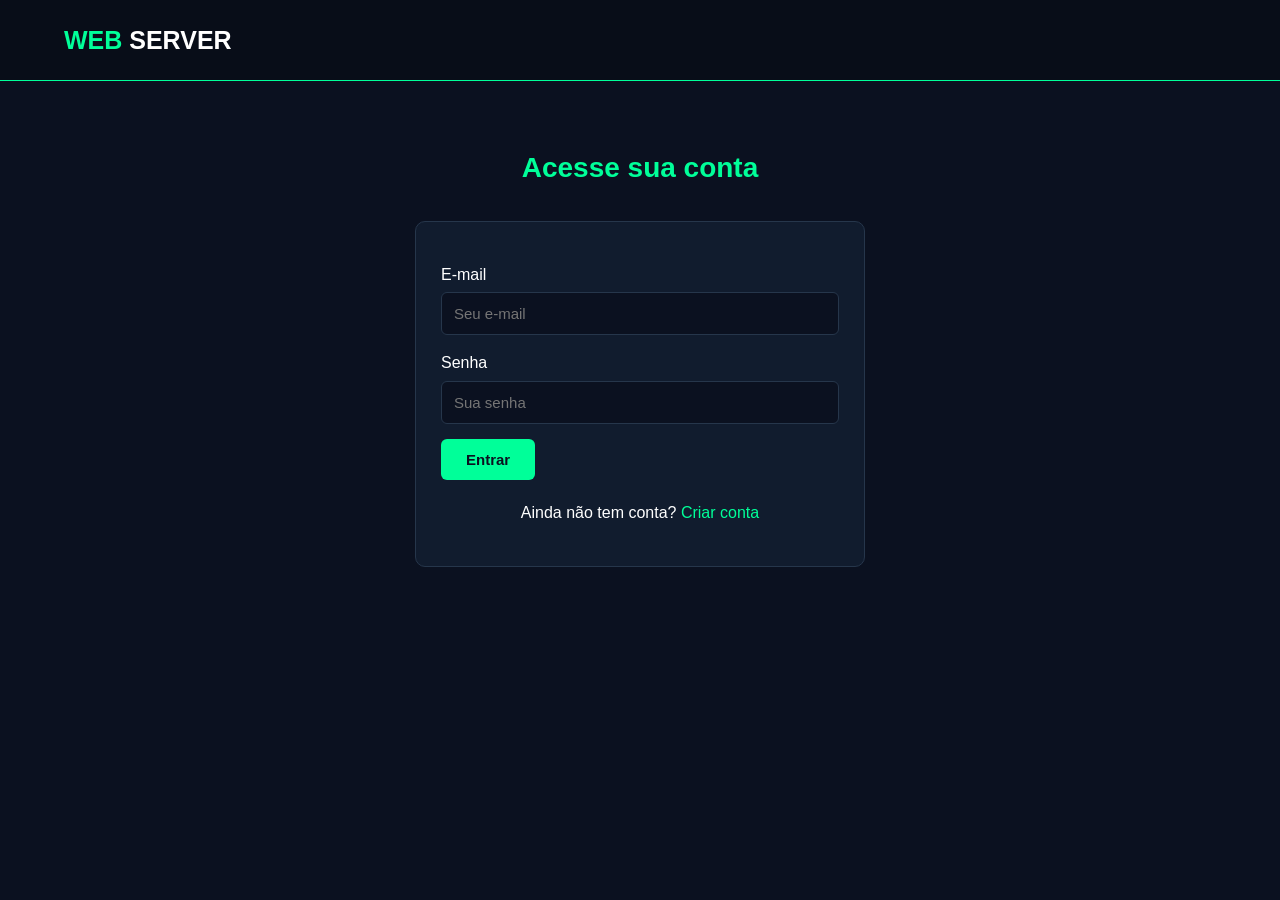
<file: index.html>
<!DOCTYPE html>
<html lang="pt-BR">

<head>
    <meta charset="UTF-8">
    <meta name="viewport" content="width=device-width, initial-scale=1.0">

    <title>WEB SERVER - Acesso</title>

    <meta http-equiv="refresh" content="0; url=login.html">

    <script>
        window.location.replace("./login.html");
    </script>
</head>

<body>
    <p>
        Redirecionando para a página de login...
        <a href="./login.html">Clique aqui se não for redirecionado.</a>
    </p>
</body>

</html>
</file>
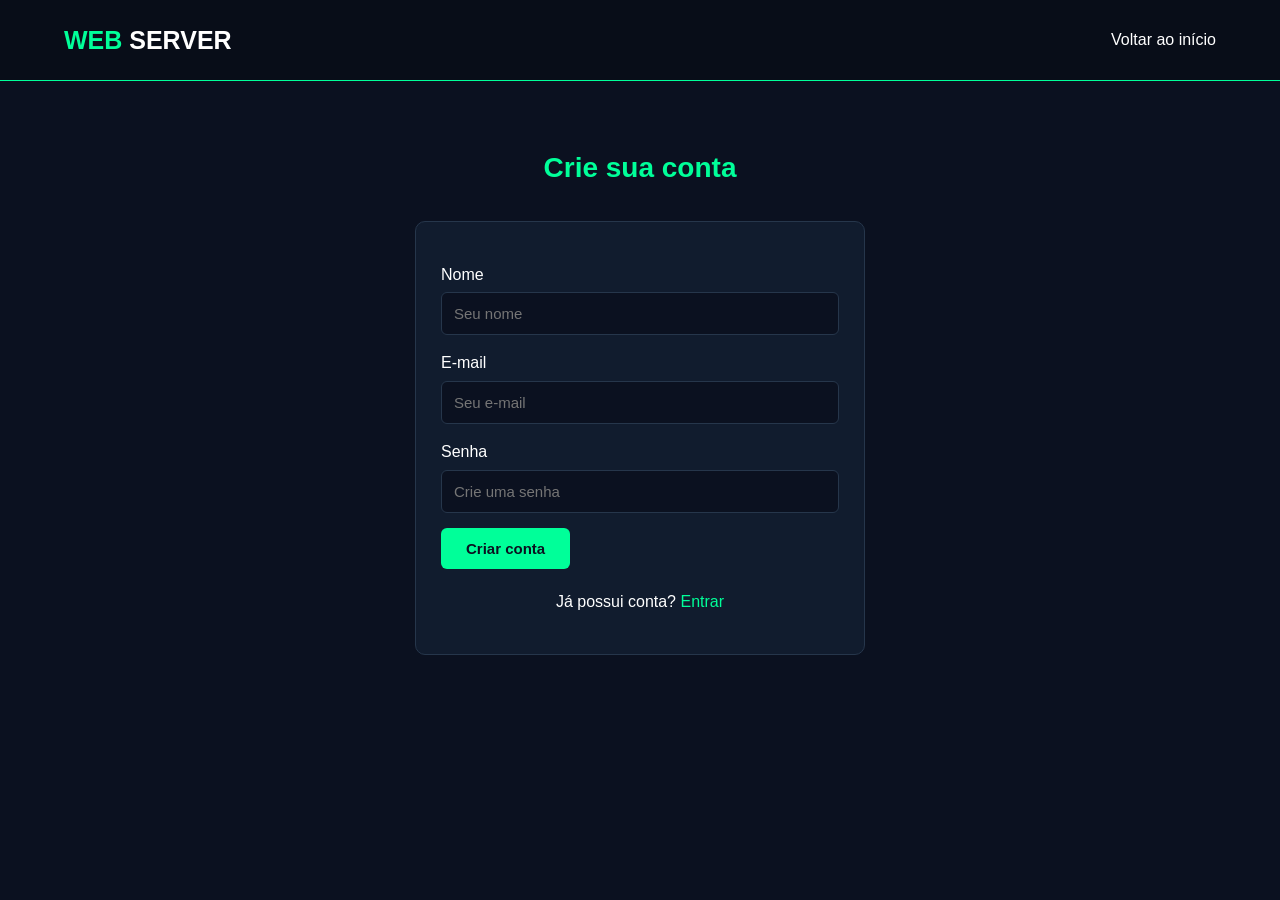
<file: cadastro.html>
<!DOCTYPE html>
<html lang="pt-BR">
<head>
    <meta charset="UTF-8">
    <meta name="viewport" content="width=device-width, initial-scale=1.0">

    <title>Cadastro - Meu Servidor Web</title>

    <link rel="stylesheet" href="style.css">
</head>

<body>

    <header class="cabecalho">
        <div class="container navegacao">
            <a href="index.html" class="logo">
                <span>WEB</span> SERVER
            </a>
            <nav>
                <a href="index.html">Voltar ao início</a>
            </nav>
        </div>
    </header>

    <main class="secao">
        <div class="container">

            <h2>Crie sua conta</h2>

            <form id="formCadastro" class="cartao"
                  style="max-width:450px;margin:30px auto;">

                <label for="nome">Nome</label>
                <input type="text" id="nome"
                       placeholder="Seu nome" required>

                <label for="email">E-mail</label>
                <input type="email" id="email"
                       placeholder="Seu e-mail" required>

                <label for="senha">Senha</label>
                <input type="password" id="senha"
                       placeholder="Crie uma senha" minlength="8"
                       required>

                <button type="submit">
                    Criar conta
                </button>

                <p style="margin-top:20px;">
                    Já possui conta?
                    <a href="login.html">Entrar</a>
                </p>

                <p id="mensagem"></p>

            </form>
        </div>
    </main>

    <script src="auth.js"></script>

</body>
</html>
</file>
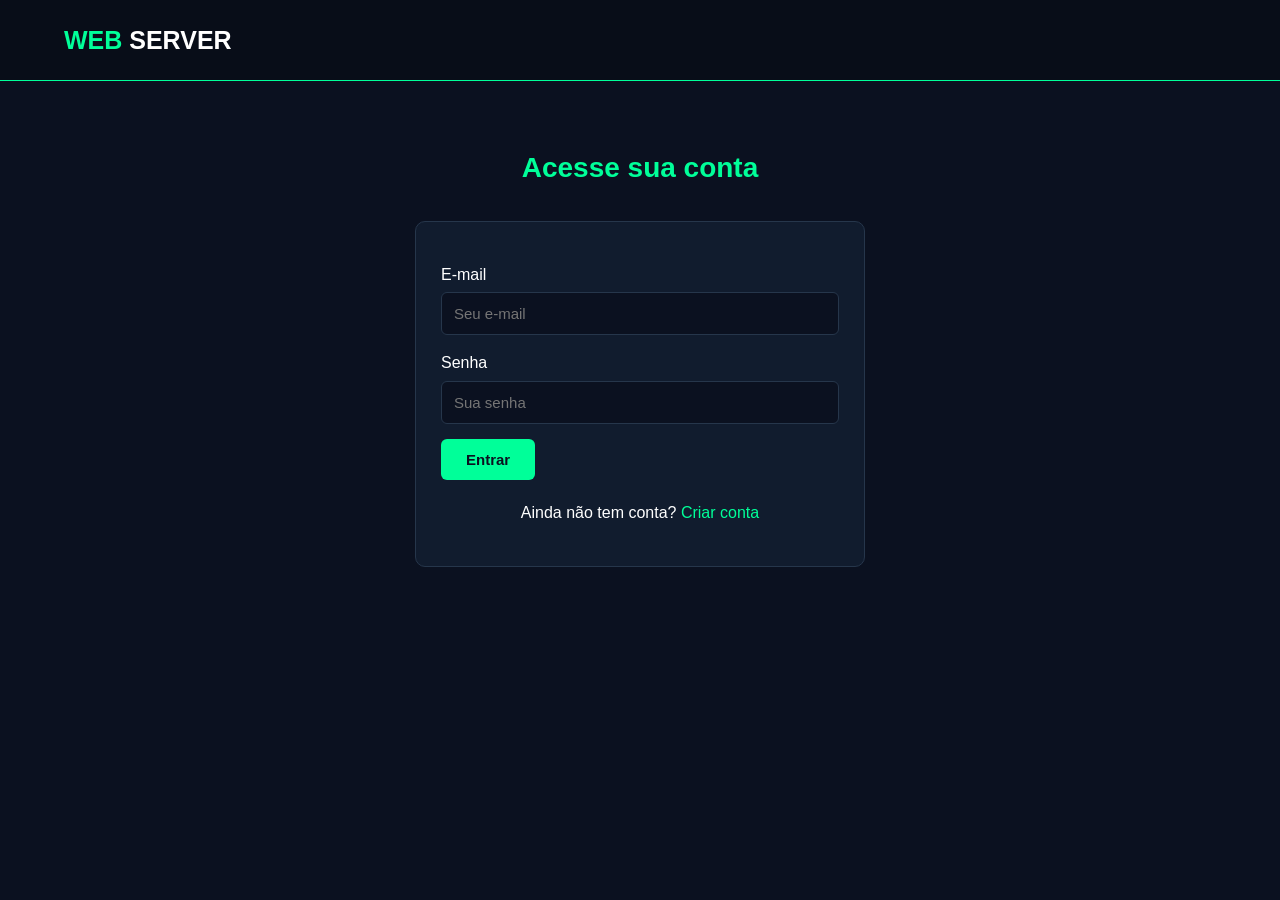
<file: login.html>
<!DOCTYPE html>
<html lang="pt-BR">

<head>
    <meta charset="UTF-8">
    <meta name="viewport" content="width=device-width, initial-scale=1.0">

    <title>WEB SERVER - Login</title>

    <link rel="stylesheet" href="style.css">
</head>

<body>

    <header class="cabecalho">
        <div class="container navegacao">

            <a href="index.html" class="logo">
                <span>WEB</span> SERVER
            </a>

        </div>
    </header>

    <main class="secao">

        <div class="container">

            <h2>Acesse sua conta</h2>

            <form id="formLogin" class="cartao"
                  style="max-width:450px; margin:30px auto;">

                <label for="email">E-mail</label>

                <input
                    type="email"
                    id="email"
                    placeholder="Seu e-mail"
                    required
                >

                <label for="senha">Senha</label>

                <input
                    type="password"
                    id="senha"
                    placeholder="Sua senha"
                    required
                >

                <button type="submit">
                    Entrar
                </button>

                <p style="margin-top:20px;">
                    Ainda não tem conta?
                    <a href="cadastro.html">Criar conta</a>
                </p>

                <p id="mensagem"></p>

            </form>

        </div>

    </main>

    <script src="auth.js"></script>

</body>
</html>
</file>
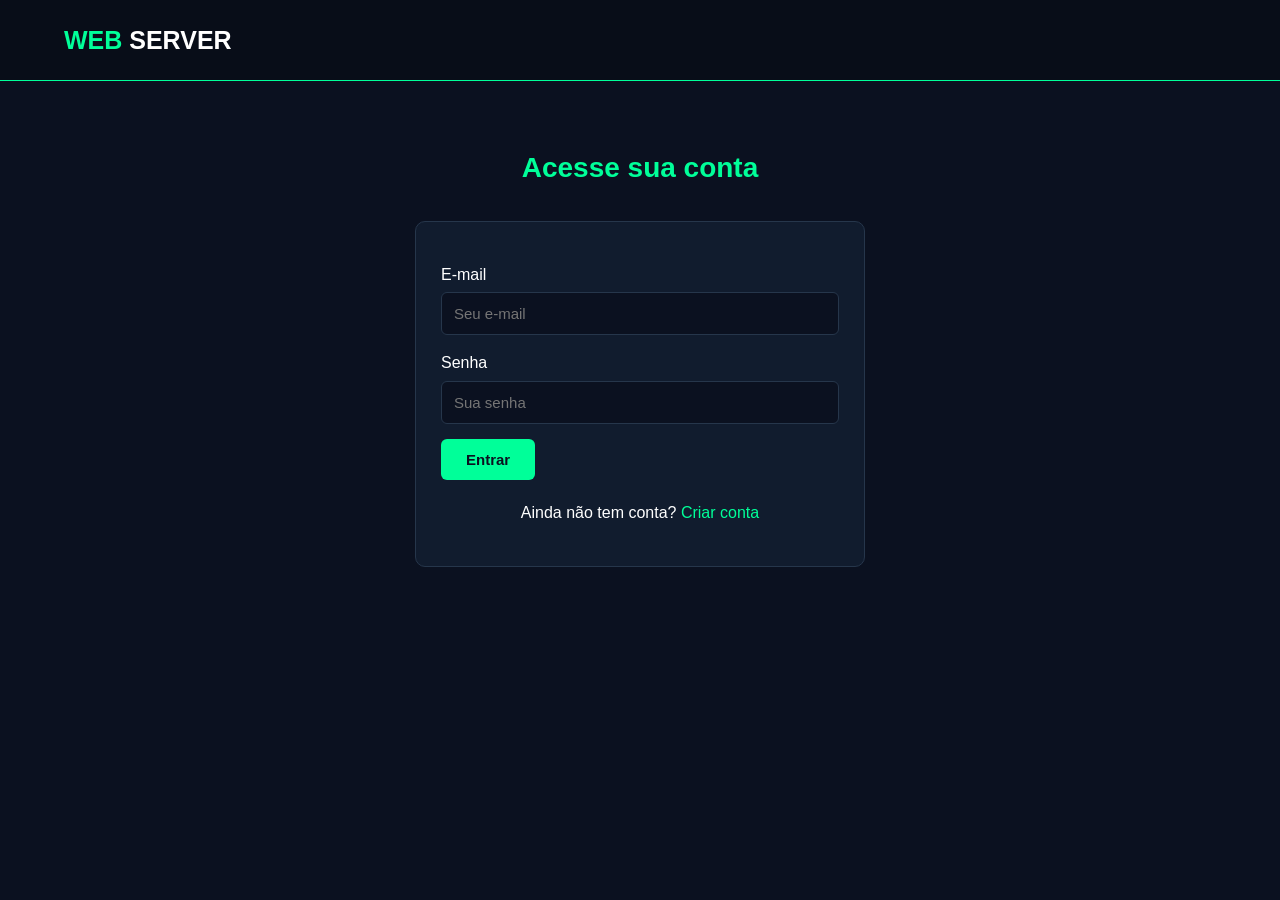
<file: painel.html>
<!DOCTYPE html>
<html lang="pt-BR">

<head>
    <meta charset="UTF-8">
    <meta name="viewport" content="width=device-width, initial-scale=1.0">
    <title>WEB SERVER - Painel de Controle</title>
    <link rel="stylesheet" href="style.css">
</head>

<body>

    <script>
        const nome = sessionStorage.getItem("usuarioLogado");

        if (!nome) {
            window.location.replace("./login.html");
        }
    </script>

    <!-- CABEÇALHO -->
    <header class="cabecalho">
        <div class="container navegacao">

            <a href="#inicio" class="logo">
                <span>WEB</span> SERVER
            </a>

            <nav>
                <a href="#inicio">Início</a>
                <a href="#sobre">Sobre</a>
                <a href="#medidor">Medidor</a>
                <a href="#servicos">Serviços</a>
                <a href="#tecnologias">Tecnologias</a>
                <a href="#contato">Contato</a>
                <a href="#conta">Minha conta</a>
                <a href="javascript:void(0)" onclick="sair()">Sair</a>
            </nav>

        </div>
    </header>

    <main>

        <!-- INÍCIO -->
        <section id="inicio" class="hero">
            <div class="container">
                <h1>Painel de Controle</h1>

                <p>
                    Bem-vindo ao WEB SERVER!
                    Explore informações sobre servidores web,
                    redes de comunicação e tecnologias de telecomunicações.
                </p>
            </div>
        </section>

        <!-- SOBRE -->
        <section id="sobre" class="secao">
            <div class="container">

                <h2>Sobre o Projeto</h2>

                <p>
                    O WEB SERVER é um projeto desenvolvido na área de
                    Engenharia de Telecomunicações, com o objetivo de
                    apresentar conceitos relacionados à comunicação,
                    conectividade e funcionamento das redes.
                </p>

                <p>
                    A plataforma reúne informações sobre tecnologias
                    utilizadas na transmissão de dados e disponibiliza
                    um medidor ilustrativo de velocidade de conexão.
                </p>

            </div>
        </section>

        <!-- MEDIDOR -->
        <section id="medidor" class="secao">
            <div class="container">

                <h2>Teste de Velocidade</h2>

                <p>
                    Verifique uma demonstração ilustrativa de velocidade
                    de conexão.
                </p>

                <div class="cartao medidor">

                    <div id="velocimetro">
                        <span id="velocidade">0</span>
                    </div>

                    <p>Velocidade de download</p>

                    <p id="statusTeste">
                        Aguardando início do teste...
                    </p>

                    <button
                        type="button"
                        id="botaoTeste"
                        onclick="iniciarTeste()">
                        Iniciar teste
                    </button>

                    <div class="cartoes">

                        <div class="cartao">
                            <h3>Download</h3>
                            <p id="download">0 Mbps</p>
                        </div>

                        <div class="cartao">
                            <h3>Upload</h3>
                            <p id="upload">0 Mbps</p>
                        </div>

                        <div class="cartao">
                            <h3>Ping</h3>
                            <p id="ping">0 ms</p>
                        </div>

                    </div>

                    <p>
                        <small>
                            Os valores apresentados são simulados e não
                            representam uma medição real da conexão.
                        </small>
                    </p>

                </div>

            </div>
        </section>

        <!-- SERVIÇOS -->
        <section id="servicos" class="secao">
            <div class="container">

                <h2>Serviços</h2>

                <div class="cartoes">

                    <div class="cartao">
                        <h3>Tecnologias</h3>
                        <p>
                            Conheça tecnologias utilizadas na transmissão
                            de dados e na comunicação.
                        </p>
                    </div>

                    <div class="cartao">
                        <h3>Redes de Comunicação</h3>
                        <p>
                            Entenda como dispositivos e sistemas se
                            conectam e compartilham informações.
                        </p>
                    </div>

                    <div class="cartao">
                        <h3>Engenharia de Telecomunicações</h3>
                        <p>
                            Explore conceitos relacionados aos sistemas
                            de comunicação e conectividade.
                        </p>
                    </div>

                </div>

            </div>
        </section>

        <!-- TECNOLOGIAS -->
        <section id="tecnologias" class="secao">
            <div class="container">

                <h2>Tecnologias de Comunicação</h2>

                <div class="cartoes">

                    <details class="cartao tecnologia-card">
                        <summary>🌐 Fibra Óptica</summary>
                        <div class="tecnologia-conteudo">
                            <p>💡 Transmite informações por meio de sinais luminosos.</p>
                            <p>⚡ Oferece alta velocidade e estabilidade na conexão.</p>
                        </div>
                    </details>

                    <details class="cartao tecnologia-card">
                        <summary>📡 Tecnologia 5G</summary>
                        <div class="tecnologia-conteudo">
                            <p>📱 Quinta geração das redes móveis.</p>
                            <p>🚀 Permite conexões rápidas e baixa latência.</p>
                        </div>
                    </details>

                    <details class="cartao tecnologia-card">
                        <summary>📶 Wi-Fi</summary>
                        <div class="tecnologia-conteudo">
                            <p>💻 Permite conectar dispositivos à rede sem fio.</p>
                            <p>🏠 É muito utilizado em residências e empresas.</p>
                        </div>
                    </details>

                    <details class="cartao tecnologia-card">
                        <summary>🛰️ Satélites</summary>
                        <div class="tecnologia-conteudo">
                            <p>🌍 Permitem a comunicação a longas distâncias.</p>
                            <p>📡 São utilizados em telecomunicações e transmissão de dados.</p>
                        </div>
                    </details>

                    <details class="cartao tecnologia-card">
                        <summary>📻 Antenas</summary>
                        <div class="tecnologia-conteudo">
                            <p>📡 Transmitem e recebem ondas eletromagnéticas.</p>
                            <p>🔗 São essenciais para os sistemas de comunicação.</p>
                        </div>
                    </details>

                    <details class="cartao tecnologia-card">
                        <summary>🔗 Redes de Comunicação</summary>
                        <div class="tecnologia-conteudo">
                            <p>🌐 Conectam dispositivos e sistemas.</p>
                            <p>💬 Permitem a troca de informações entre diferentes locais.</p>
                        </div>
                    </details>

                </div>
            </div>
        </section>

        <!-- CONTATO -->
        <section id="contato" class="secao">
            <div class="container">

                <h2>Contato</h2>

                <p>
                    Obrigado por conhecer o projeto WEB SERVER.
                </p>

                <p>
                    Projeto acadêmico desenvolvido na área de
                    Engenharia de Telecomunicações.
                </p>

            </div>
        </section>

        <!-- MINHA CONTA -->
        <section id="conta" class="secao">
            <div class="container">

                <h2>Minha Conta</h2>

                <div class="cartao">

                    <h3 id="boasVindas">Bem-vindo!</h3>

                    <p>
                        <strong>Nome:</strong>
                        <span id="nomeUsuario"></span>
                    </p>

                    <p>
                        <strong>E-mail:</strong>
                        <span id="emailUsuario"></span>
                    </p>

                    <p>
                        <strong>Último acesso:</strong>
                        <span id="dataAcesso"></span>
                    </p>

                    <button type="button" onclick="sair()">
                        Sair da conta
                    </button>

                </div>

            </div>
        </section>

    </main>

    <!-- RODAPÉ -->
    <footer class="rodape">
        <p>WEB SERVER - Projeto de Engenharia de Telecomunicações</p>
    </footer>

    <script src="script.js"></script>

    <script>
        const email = sessionStorage.getItem("emailLogado");
        const data = sessionStorage.getItem("dataAcesso");

        if (nome) {
            document.getElementById("boasVindas").textContent =
                "Bem-vindo(a), " + nome + "!";

            document.getElementById("nomeUsuario").textContent = nome;
        }

        if (email) {
            document.getElementById("emailUsuario").textContent = email;
        }

        if (data) {
            document.getElementById("dataAcesso").textContent = data;
        }

        function sair() {
            sessionStorage.clear();
            window.location.replace("./login.html");
        }
    </script>

</body>
</html>
</file>
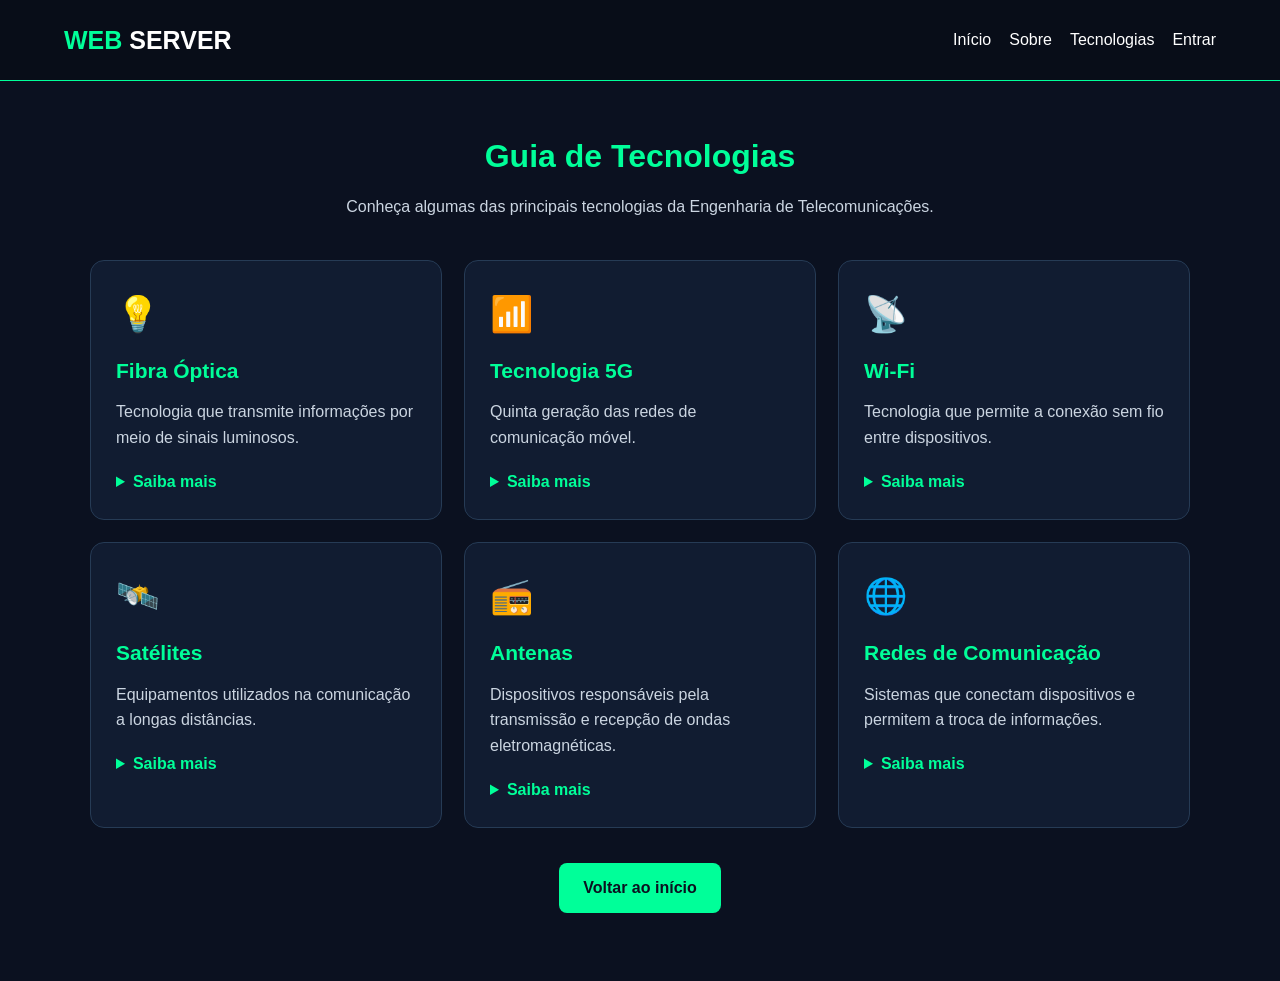
<file: tecnologias.html>
<!DOCTYPE html>
<html lang="pt-BR">
<head>
    <meta charset="UTF-8">
    <meta name="viewport" content="width=device-width, initial-scale=1.0">

    <title>Tecnologias - WEB SERVER</title>

    <link rel="stylesheet" href="style.css">

    <style>
        .tec-pagina {
            padding: 50px 20px;
            background: #0b1120;
            color: white;
            min-height: 100vh;
        }

        .tec-intro {
            text-align: center;
            margin-bottom: 40px;
        }

        .tec-intro h1 {
            color: #00ff99;
            font-size: 32px;
            margin-bottom: 12px;
        }

        .tec-intro p {
            color: #cbd5e1;
        }

        .tec-grade {
            display: grid;
            grid-template-columns: repeat(auto-fit, minmax(260px, 1fr));
            gap: 22px;
            max-width: 1100px;
            margin: auto;
        }

        .tec-cartao {
            background: #111c31;
            border: 1px solid #263b55;
            border-radius: 14px;
            padding: 25px;
            transition: 0.3s;
        }

        .tec-cartao:hover {
            transform: translateY(-5px);
            border-color: #00ff99;
        }

        .tec-cartao .tec-icone {
            font-size: 35px;
            margin-bottom: 12px;
        }

        .tec-cartao h2 {
            color: #00ff99;
            font-size: 21px;
            margin-bottom: 12px;
        }

        .tec-cartao p {
            color: #cbd5e1;
            line-height: 1.6;
        }

        .tec-detalhes {
            margin-top: 18px;
        }

        .tec-detalhes summary {
            color: #00ff99;
            cursor: pointer;
            font-weight: bold;
        }

        .tec-detalhes p {
            margin-top: 12px;
            font-size: 14px;
        }

        .tec-voltar {
            display: block;
            width: fit-content;
            margin: 35px auto 0;
            padding: 12px 24px;
            background: #00ff99;
            color: #0b1120;
            text-decoration: none;
            border-radius: 8px;
            font-weight: bold;
        }
    </style>
</head>

<body>

    <header class="cabecalho">
        <div class="container navegacao">

            <a href="index.html" class="logo">
                <span>WEB</span> SERVER
            </a>

            <nav>
                <a href="index.html">Início</a>
                <a href="index.html#sobre">Sobre</a>
                <a href="tecnologias.html">Tecnologias</a>
                <a href="login.html">Entrar</a>
            </nav>

        </div>
    </header>

    <main class="tec-pagina">

        <section class="tec-intro">
            <h1>Guia de Tecnologias</h1>

            <p>
                Conheça algumas das principais tecnologias
                da Engenharia de Telecomunicações.
            </p>
        </section>

        <section class="tec-grade">

            <article class="tec-cartao">
                <div class="tec-icone">💡</div>
                <h2>Fibra Óptica</h2>

                <p>
                    Tecnologia que transmite informações
                    por meio de sinais luminosos.
                </p>

                <details class="tec-detalhes">
                    <summary>Saiba mais</summary>
                    <p>
                        A fibra óptica utiliza filamentos de vidro
                        ou plástico para transportar dados através
                        da luz. É muito utilizada na internet de alta
                        velocidade e em redes de comunicação.
                    </p>
                </details>
            </article>

            <article class="tec-cartao">
                <div class="tec-icone">📶</div>
                <h2>Tecnologia 5G</h2>

                <p>
                    Quinta geração das redes de comunicação móvel.
                </p>

                <details class="tec-detalhes">
                    <summary>Saiba mais</summary>
                    <p>
                        O 5G permite conexões móveis com maior
                        capacidade, baixa latência e suporte a
                        muitos dispositivos conectados.
                    </p>
                </details>
            </article>

            <article class="tec-cartao">
                <div class="tec-icone">📡</div>
                <h2>Wi-Fi</h2>

                <p>
                    Tecnologia que permite a conexão sem fio
                    entre dispositivos.
                </p>

                <details class="tec-detalhes">
                    <summary>Saiba mais</summary>
                    <p>
                        O Wi-Fi utiliza ondas de rádio para
                        transmitir dados entre dispositivos e
                        pontos de acesso, permitindo o acesso
                        à internet sem cabos.
                    </p>
                </details>
            </article>

            <article class="tec-cartao">
                <div class="tec-icone">🛰️</div>
                <h2>Satélites</h2>

                <p>
                    Equipamentos utilizados na comunicação
                    a longas distâncias.
                </p>

                <details class="tec-detalhes">
                    <summary>Saiba mais</summary>
                    <p>
                        Os satélites recebem e retransmitem sinais,
                        possibilitando serviços de televisão,
                        internet, navegação e comunicação em
                        regiões remotas.
                    </p>
                </details>
            </article>

            <article class="tec-cartao">
                <div class="tec-icone">📻</div>
                <h2>Antenas</h2>

                <p>
                    Dispositivos responsáveis pela transmissão
                    e recepção de ondas eletromagnéticas.
                </p>

                <details class="tec-detalhes">
                    <summary>Saiba mais</summary>
                    <p>
                        As antenas são fundamentais em sistemas
                        de rádio, televisão, telefonia móvel,
                        comunicação via satélite e redes sem fio.
                    </p>
                </details>
            </article>

            <article class="tec-cartao">
                <div class="tec-icone">🌐</div>
                <h2>Redes de Comunicação</h2>

                <p>
                    Sistemas que conectam dispositivos
                    e permitem a troca de informações.
                </p>

                <details class="tec-detalhes">
                    <summary>Saiba mais</summary>
                    <p>
                        As redes de comunicação permitem que
                        computadores, celulares e servidores
                        compartilhem dados por meio de
                        diferentes tecnologias e protocolos.
                    </p>
                </details>
            </article>

        </section>

        <a href="index.html" class="tec-voltar">
            Voltar ao início
        </a>

    </main>

</body>
</html>
</file>
<file: style.css>
/* CONFIGURAÇÕES GERAIS */
* {
    margin: 0;
    padding: 0;
    box-sizing: border-box;
}

html {
    scroll-behavior: smooth;
}

body {
    font-family: Arial, Helvetica, sans-serif;
    background-color: #0b1120;
    color: #ffffff;
    line-height: 1.6;
}

a {
    color: #00ff99;
    text-decoration: none;
}

a:hover {
    color: #ffffff;
}

/* CONTAINER */
.container {
    width: 90%;
    max-width: 1200px;
    margin: 0 auto;
}

/* CABEÇALHO */
.cabecalho {
    background-color: #080d18;
    border-bottom: 1px solid #00ff99;
    padding: 20px 0;
}

.navegacao {
    display: flex;
    align-items: center;
    justify-content: space-between;
    flex-wrap: wrap;
    gap: 15px;
}

.logo {
    font-size: 25px;
    font-weight: bold;
    color: #ffffff;
}

.logo span {
    color: #00ff99;
}

nav {
    display: flex;
    flex-wrap: wrap;
    gap: 18px;
}

nav a {
    color: #ffffff;
}

/* INÍCIO */
.hero {
    min-height: 400px;
    display: flex;
    flex-direction: column;
    justify-content: center;
    align-items: center;
    text-align: center;
    padding: 70px 20px;
    background: linear-gradient(135deg, #0b1120, #102b35);
}

/* CENTRALIZAÇÃO DO PAINEL INICIAL */
.hero .container {
    width: 100%;
    max-width: 1200px;
    margin: 0 auto;
    text-align: center;
}

.hero h1 {
    color: #00ff99;
    font-size: 38px;
    margin: 0 auto 20px;
    text-align: center;
    width: 100%;
}

.hero p {
    max-width: 750px;
    width: 100%;
    font-size: 18px;
    text-align: center;
    margin: 0 auto;
}

/* SEÇÕES */
.secao {
    padding: 65px 0;
    background-color: #0b1120;
    color: #ffffff;
    scroll-margin-top: 30px;
}

.secao h2 {
    color: #00ff99;
    text-align: center;
    font-size: 28px;
    margin-bottom: 30px;
}

.secao p {
    margin-bottom: 15px;
}

/* CARTÕES */
.cartoes {
    display: grid;
    grid-template-columns: repeat(auto-fit, minmax(220px, 1fr));
    gap: 22px;
    margin-top: 30px;
    justify-items: center;
}

.cartao {
    width: 100%;
    background-color: #111c2e;
    color: #ffffff;
    border: 1px solid #26364b;
    border-radius: 10px;
    padding: 25px;
    text-align: center;
    transition: transform 0.3s ease, border-color 0.3s ease;
}

.cartao:hover {
    transform: translateY(-4px);
    border-color: #00ff99;
}

.cartao h3 {
    color: #00ff99;
    margin-bottom: 12px;
}

/* MEDIDOR */
.medidor {
    text-align: center;
}

#velocimetro {
    --angulo: 0deg;
    --ponteiro: -135deg;
    width: 220px;
    height: 220px;
    margin: 30px auto;
    border-radius: 50%;
    background: conic-gradient(
        from 225deg,
        #00ff99 0deg,
        #00ff99 var(--angulo),
        #26364b var(--angulo),
        #26364b 270deg,
        transparent 270deg
    );
    position: relative;
    display: flex;
    align-items: center;
    justify-content: center;
}

#velocimetro::before {
    content: "";
    position: absolute;
    width: 175px;
    height: 175px;
    border-radius: 50%;
    background-color: #0b1120;
}

#velocimetro::after {
    content: "";
    position: absolute;
    width: 4px;
    height: 75px;
    background-color: #ffffff;
    border-radius: 5px;
    bottom: 50%;
    left: calc(50% - 2px);
    transform-origin: bottom center;
    transform: rotate(var(--ponteiro));
}

#velocidade {
    position: relative;
    z-index: 2;
    font-size: 35px;
    font-weight: bold;
    color: #00ff99;
}

#medidor {
    text-align: center;
}

#download,
#upload,
#ping {
    color: #00ff99;
    font-weight: bold;
}

/* BOTÕES */
button {
    background-color: #00ff99;
    color: #0b1120;
    border: none;
    border-radius: 6px;
    padding: 12px 25px;
    font-size: 15px;
    font-weight: bold;
    cursor: pointer;
    margin-top: 15px;
}

button:hover {
    background-color: #00cc7a;
}

button:disabled {
    opacity: 0.6;
    cursor: not-allowed;
}

/* LOGIN E CADASTRO */
form.cartao {
    max-width: 450px;
    margin: 30px auto;
    text-align: left;
}

form label {
    display: block;
    margin-top: 15px;
    margin-bottom: 5px;
    color: #ffffff;
}

form input {
    display: block;
    width: 100%;
    padding: 12px;
    border: 1px solid #26364b;
    border-radius: 6px;
    background-color: #0b1120;
    color: #ffffff;
    font-size: 15px;
}

form input:focus {
    outline: 1px solid #00ff99;
}

form p {
    text-align: center;
}

/* TECNOLOGIAS INTERATIVAS */
.tecnologia-card {
    cursor: pointer;
}

.tecnologia-card summary {
    color: #00ff99;
    font-size: 20px;
    font-weight: bold;
    cursor: pointer;
    list-style: none;
}

.tecnologia-card summary::-webkit-details-marker {
    display: none;
}

.tecnologia-card summary::after {
    content: "+";
    float: right;
    font-size: 24px;
}

.tecnologia-card[open] summary::after {
    content: "−";
}

.tecnologia-conteudo {
    margin-top: 18px;
    padding-top: 12px;
    border-top: 1px solid #00ff99;
}

.tecnologia-conteudo p {
    line-height: 1.7;
    margin-bottom: 12px;
}

/* CENTRALIZAÇÃO DAS SEÇÕES */
#sobre,
#medidor,
#servicos,
#tecnologias,
#contato,
#conta {
    text-align: center;
}

#medidor #velocimetro {
    margin-left: auto;
    margin-right: auto;
}

/* RODAPÉ */
.rodape {
    background-color: #080d18;
    border-top: 1px solid #26364b;
    text-align: center;
    padding: 25px 15px;
    color: #aab5c5;
}

/* CELULARES */
@media (max-width: 768px) {
    .navegacao {
        flex-direction: column;
    }

    nav {
        justify-content: center;
    }

    .hero h1 {
        font-size: 28px;
    }

    .secao {
        padding: 45px 0;
    }
}
</file>
